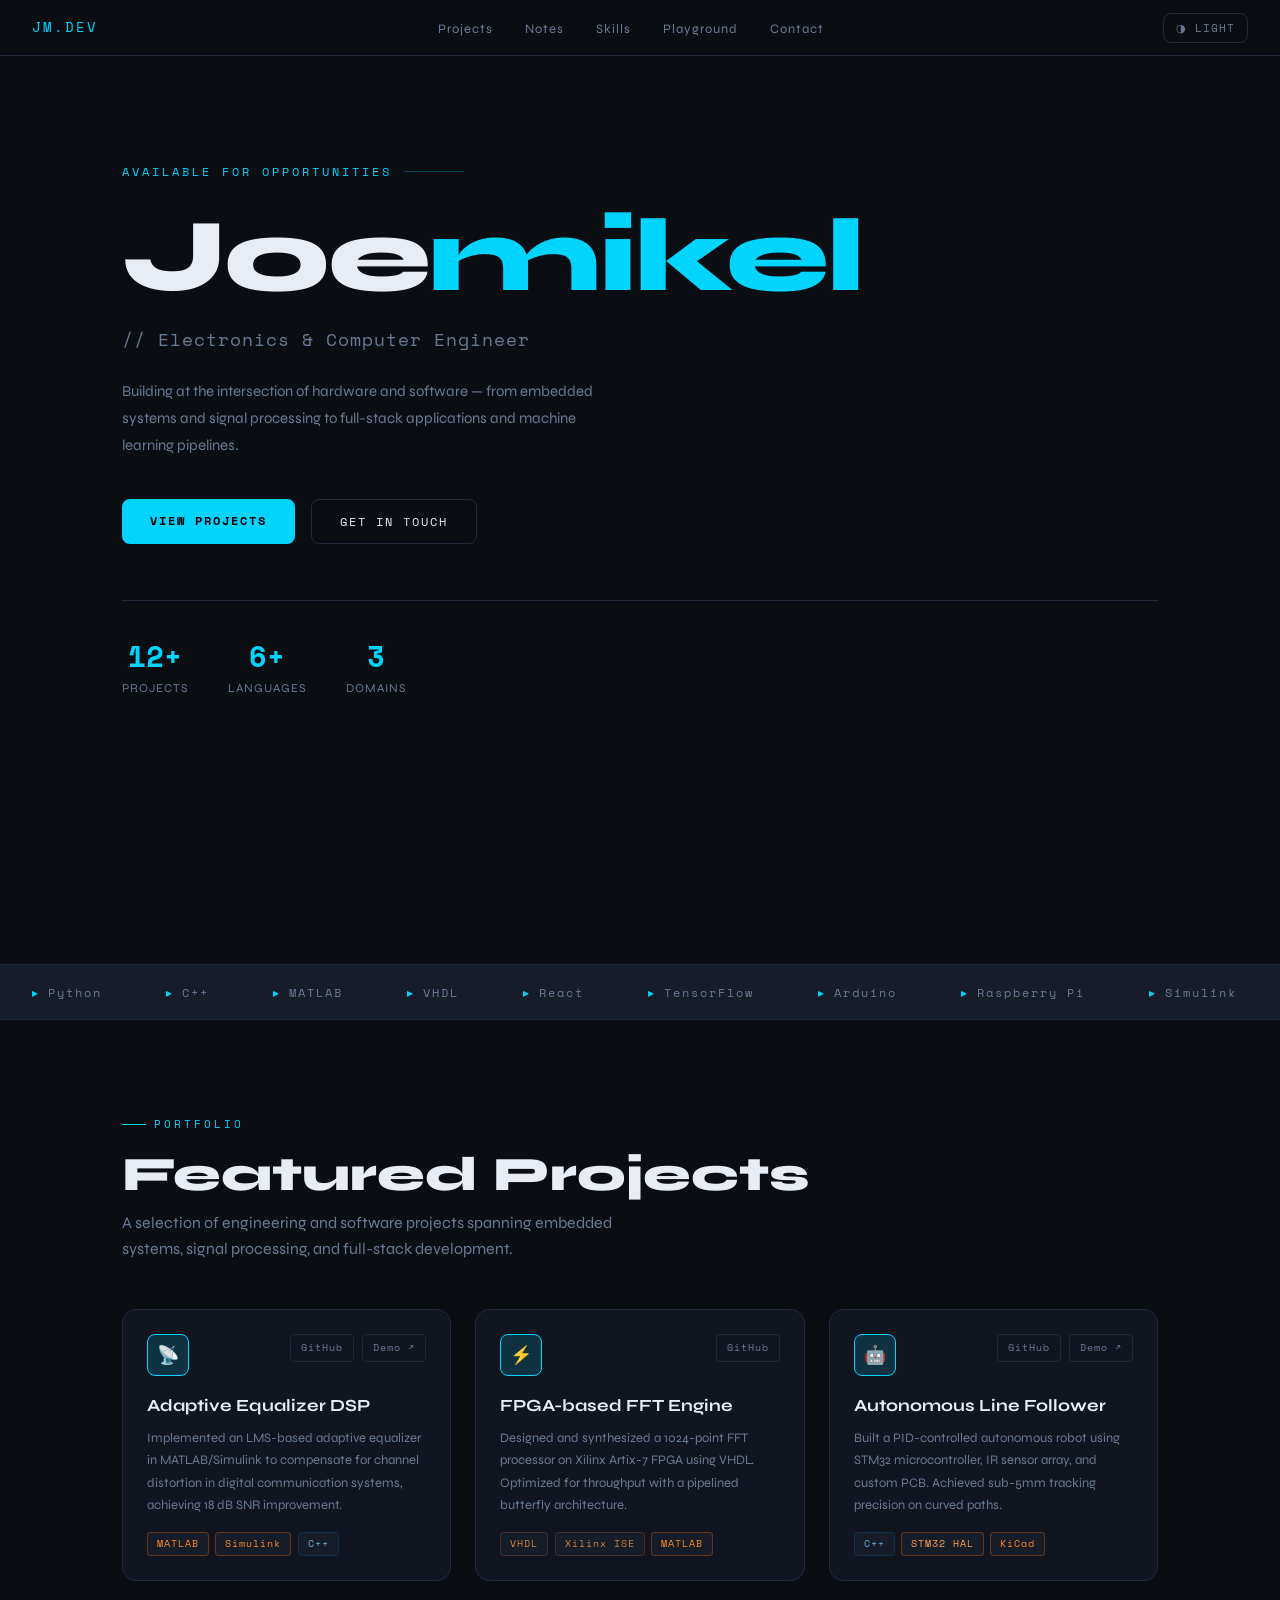
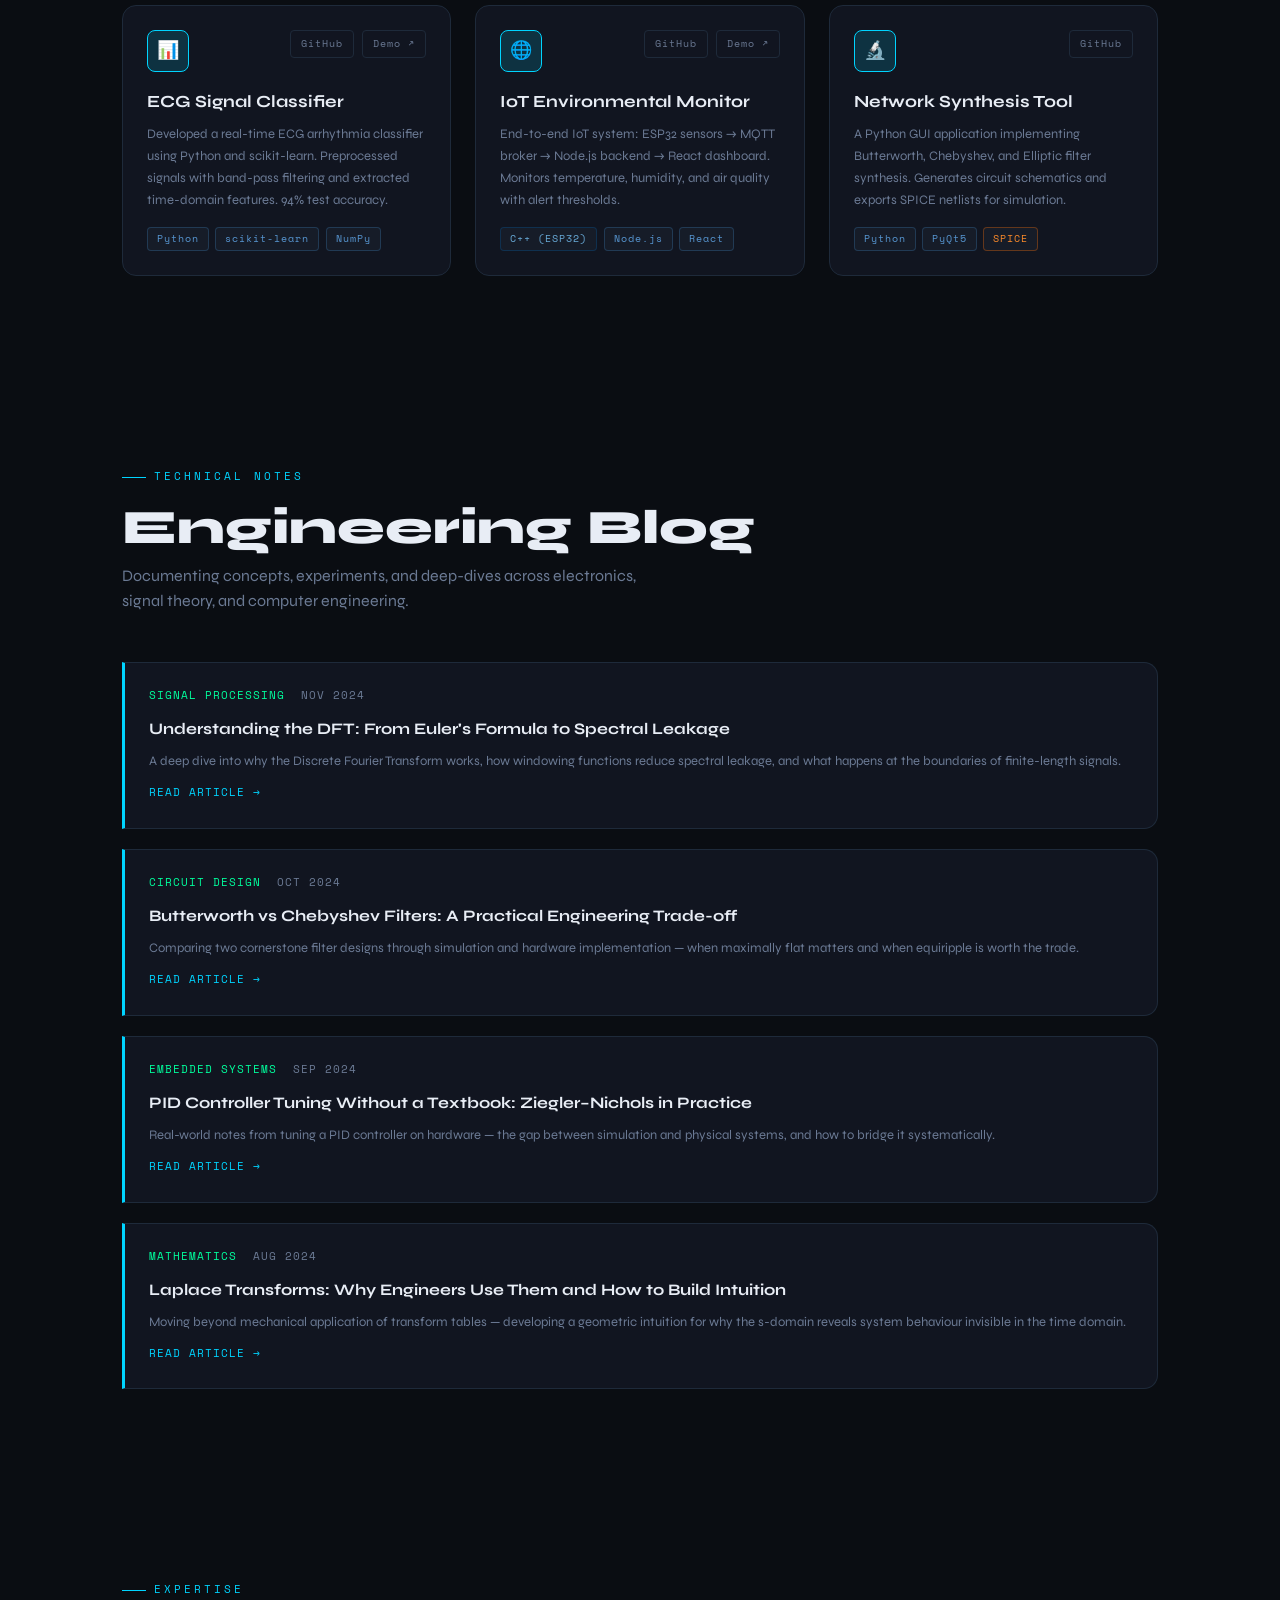
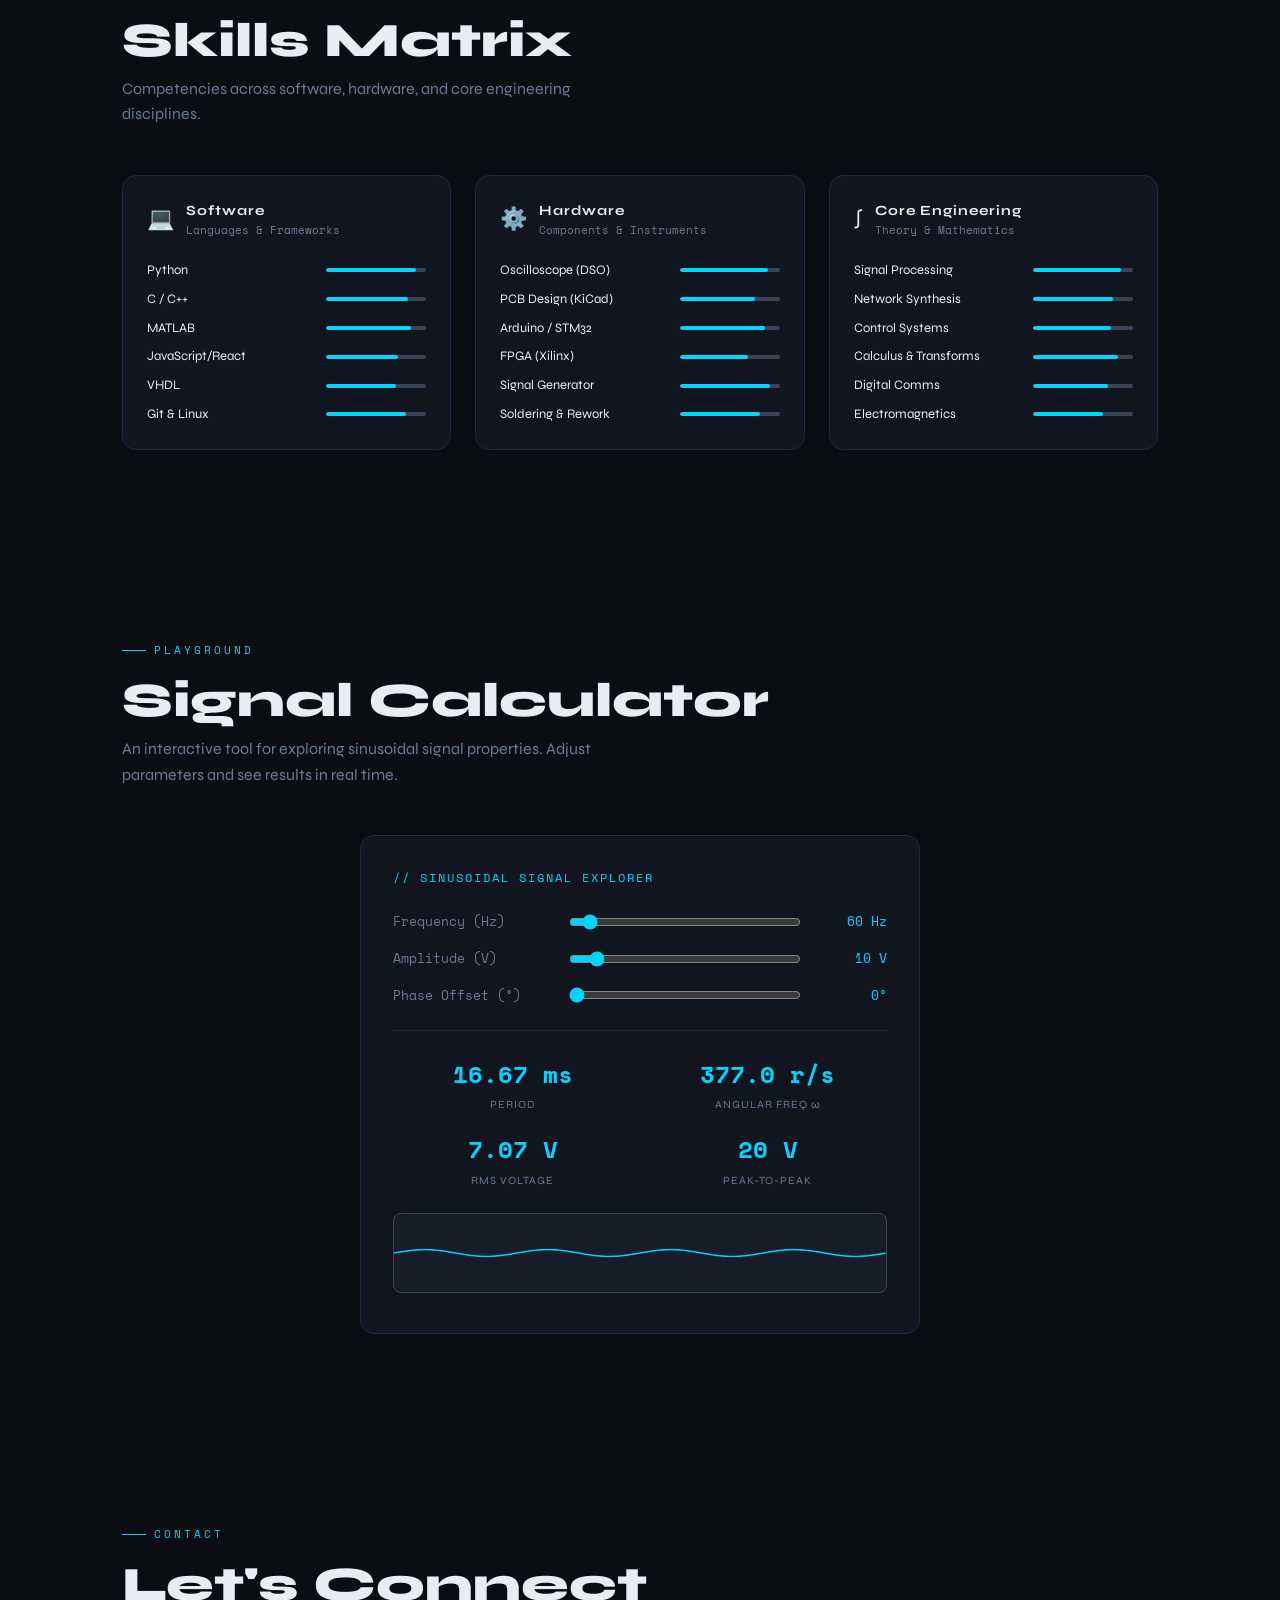
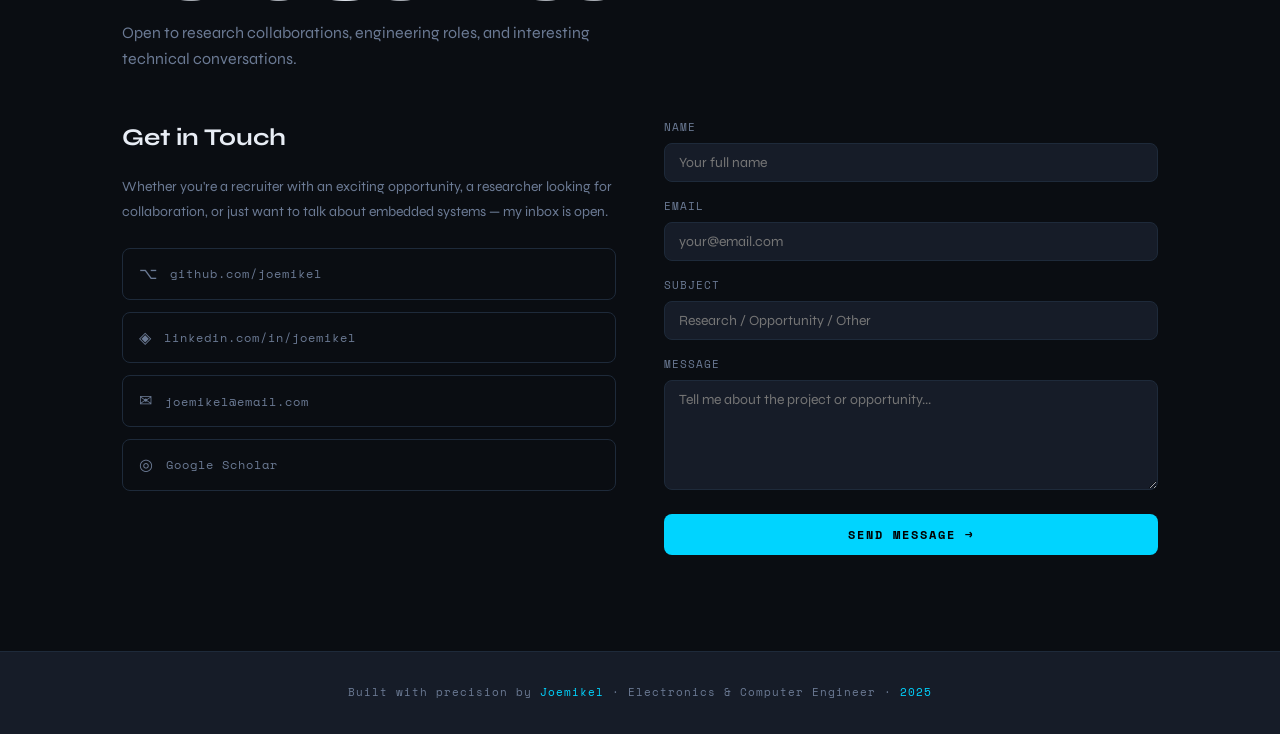
<file: index.html>
<!DOCTYPE html>
<html lang="en">

<head>
  <meta charset="UTF-8" />
  <meta name="viewport" content="width=device-width, initial-scale=1.0" />
  <meta name="description"
    content="Joemikel — Electronics & Computer Engineer. Portfolio of projects in signal processing, embedded systems, and full-stack development." />
  <title>Joemikel — Engineer & Developer</title>

  <!-- =============================================
       FONTS — loaded from Google Fonts
       Space Mono  → used for code labels, tags, nav logo
       Syne        → used for headings and body text
  ================================================ -->
  <link rel="preconnect" href="https://fonts.googleapis.com" />
  <link
    href="https://fonts.googleapis.com/css2?family=Space+Mono:ital,wght@0,400;0,700;1,400&family=Syne:wght@400;600;700;800&display=swap"
    rel="stylesheet" />
  <link rel="stylesheet" href="index.css">
  <script src="index.js" defer></script>
</head>
<body>

  <!-- =============================================
       NAVIGATION
       Edit: logo text, nav link labels
  ================================================ -->
  <nav>
    <div class="nav-logo">JM.DEV</div>
    <ul class="nav-links">
      <li><a href="#projects">Projects</a></li>
      <li><a href="#blog">Notes</a></li>
      <li><a href="#skills">Skills</a></li>
      <li><a href="#interactive">Playground</a></li>
      <li><a href="#contact">Contact</a></li>
    </ul>
    <button class="theme-btn" onclick="toggleTheme()" id="themeBtn">◑ LIGHT</button>
  </nav>


  <!-- =============================================
       HERO SECTION
       Edit: eyebrow text, name, title, description,
             and the three stat numbers/labels
  ================================================ -->
  <section id="hero">
    <div class="hero-eyebrow">AVAILABLE FOR OPPORTUNITIES</div>
    <h1 class="hero-name">Joe<span>mikel</span></h1>
    <p class="hero-title">// Electronics &amp; Computer Engineer</p>
    <p class="hero-desc">
      Building at the intersection of hardware and software — from embedded systems
      and signal processing to full-stack applications and machine learning pipelines.
    </p>
    <div class="hero-cta">
      <a href="#projects" class="btn-primary">VIEW PROJECTS</a>
      <a href="#contact" class="btn-outline">GET IN TOUCH</a>
    </div>
    <div class="hero-stats">
      <div class="stat-item">
        <div class="stat-num">12+</div>
        <div class="stat-label">PROJECTS</div>
      </div>
      <div class="stat-item">
        <div class="stat-num">6+</div>
        <div class="stat-label">LANGUAGES</div>
      </div>
      <div class="stat-item">
        <div class="stat-num">3</div>
        <div class="stat-label">DOMAINS</div>
      </div>
    </div>
  </section>


  <!-- TECH STACK MARQUEE (content generated by JS) -->
  <div class="marquee-wrap">
    <div class="marquee-inner" id="marqueeInner"></div>
  </div>


  <!-- =============================================
       PROJECTS SECTION
       Edit: projects array in the <script> below
  ================================================ -->
  <section id="projects">
    <div class="reveal">
      <p class="section-tag">PORTFOLIO</p>
      <h2 class="section-title">Featured Projects</h2>
      <p class="section-sub">
        A selection of engineering and software projects spanning embedded systems,
        signal processing, and full-stack development.
      </p>
    </div>
    <div class="grid-3 reveal" id="projectGrid"></div>
  </section>


  <!-- =============================================
       BLOG / TECHNICAL NOTES SECTION
       Edit: posts array in the <script> below
  ================================================ -->
  <section id="blog">
    <div class="reveal">
      <p class="section-tag">TECHNICAL NOTES</p>
      <h2 class="section-title">Engineering Blog</h2>
      <p class="section-sub">
        Documenting concepts, experiments, and deep-dives across electronics,
        signal theory, and computer engineering.
      </p>
    </div>
    <div style="display:flex; flex-direction:column; gap:1.25rem" id="blogGrid" class="reveal"></div>
  </section>


  <!-- =============================================
       SKILLS MATRIX SECTION
       Edit: skillCats array in the <script> below
  ================================================ -->
  <section id="skills">
    <div class="reveal">
      <p class="section-tag">EXPERTISE</p>
      <h2 class="section-title">Skills Matrix</h2>
      <p class="section-sub">
        Competencies across software, hardware, and core engineering disciplines.
      </p>
    </div>
    <div class="skills-grid reveal" id="skillsGrid"></div>
  </section>


  <!-- =============================================
       INTERACTIVE SIGNAL CALCULATOR
       The sliders drive JS calculations in real time.
       Waveform is drawn on a <canvas> element.
  ================================================ -->
  <section id="interactive">
    <div class="reveal">
      <p class="section-tag">PLAYGROUND</p>
      <h2 class="section-title">Signal Calculator</h2>
      <p class="section-sub">
        An interactive tool for exploring sinusoidal signal properties.
        Adjust parameters and see results in real time.
      </p>
    </div>
    <div class="widget-wrap reveal">
      <div class="widget-title">// SINUSOIDAL SIGNAL EXPLORER</div>

      <div class="widget-row">
        <span class="widget-label">Frequency (Hz)</span>
        <input type="range" class="widget-slider" min="1" max="1000" value="60" id="freq" oninput="updateSignal()" />
        <span class="widget-val" id="freqVal">60 Hz</span>
      </div>

      <div class="widget-row">
        <span class="widget-label">Amplitude (V)</span>
        <input type="range" class="widget-slider" min="1" max="100" value="10" id="amp" oninput="updateSignal()" />
        <span class="widget-val" id="ampVal">10 V</span>
      </div>

      <div class="widget-row">
        <span class="widget-label">Phase Offset (°)</span>
        <input type="range" class="widget-slider" min="0" max="360" value="0" id="phase" oninput="updateSignal()" />
        <span class="widget-val" id="phaseVal">0°</span>
      </div>

      <div class="widget-output">
        <div class="out-item">
          <div class="out-num" id="outPeriod">16.67 ms</div>
          <div class="out-label">PERIOD</div>
        </div>
        <div class="out-item">
          <div class="out-num" id="outOmega">377 r/s</div>
          <div class="out-label">ANGULAR FREQ ω</div>
        </div>
        <div class="out-item">
          <div class="out-num" id="outRMS">7.07 V</div>
          <div class="out-label">RMS VOLTAGE</div>
        </div>
        <div class="out-item">
          <div class="out-num" id="outPkPk">20 V</div>
          <div class="out-label">PEAK-TO-PEAK</div>
        </div>
      </div>

      <canvas class="wave-canvas" id="waveCanvas" height="80"></canvas>
    </div>
  </section>


  <!-- =============================================
       CONTACT SECTION
       Edit: social link hrefs, email address, intro text
  ================================================ -->
  <section id="contact">
    <div class="reveal">
      <p class="section-tag">CONTACT</p>
      <h2 class="section-title">Let's Connect</h2>
      <p class="section-sub">
        Open to research collaborations, engineering roles,
        and interesting technical conversations.
      </p>
    </div>

    <div class="contact-wrap reveal">

      <!-- LEFT COLUMN: info + social links -->
      <div class="contact-info">
        <h3>Get in Touch</h3>
        <p>
          Whether you're a recruiter with an exciting opportunity, a researcher
          looking for collaboration, or just want to talk about embedded systems
          — my inbox is open.
        </p>
        <div class="social-links">
          <!-- Edit the href values with your real URLs -->
          <a href="https://github.com/YOUR_USERNAME" class="social-link" target="_blank">
            <span class="social-icon">⌥</span> github.com/joemikel
          </a>
          <a href="https://linkedin.com/in/YOUR_PROFILE" class="social-link" target="_blank">
            <span class="social-icon">◈</span> linkedin.com/in/joemikel
          </a>
          <a href="mailto:your@email.com" class="social-link">
            <span class="social-icon">✉</span> joemikel@email.com
          </a>
          <a href="https://scholar.google.com" class="social-link" target="_blank">
            <span class="social-icon">◎</span> Google Scholar
          </a>
        </div>
      </div>

      <!-- RIGHT COLUMN: contact form -->
      <div>
        <div class="form-group">
          <label>NAME</label>
          <input type="text" placeholder="Your full name" id="cName" />
        </div>
        <div class="form-group">
          <label>EMAIL</label>
          <input type="email" placeholder="your@email.com" id="cEmail" />
        </div>
        <div class="form-group">
          <label>SUBJECT</label>
          <input type="text" placeholder="Research / Opportunity / Other" id="cSubject" />
        </div>
        <div class="form-group">
          <label>MESSAGE</label>
          <textarea placeholder="Tell me about the project or opportunity..." id="cMsg"></textarea>
        </div>
        <button class="btn-primary" onclick="submitForm()" style="width:100%; justify-content:center">
          SEND MESSAGE →
        </button>
        <p class="form-success" id="formSuccess">
          ✓ Message sent! I'll be in touch within 48 hours.
        </p>
      </div>

    </div>
  </section>


  <!-- FOOTER -->
  <footer>
    <p>
      Built with precision by <span>Joemikel</span> ·
      Electronics &amp; Computer Engineer ·
      <span>2025</span>
    </p>
  </footer>

</body>

</html>
</file>
<file: index.css>
/* ============================================
       RESET & BASE
    ============================================ */
    * {
        margin: 0;
        padding: 0;
        box-sizing: border-box;
    }

    /* ============================================
       CSS VARIABLES — DARK THEME (default)
       To change the accent color, edit --accent.
       To change the background, edit --bg.
    ============================================ */
    :root {
        --bg: #0a0d12;
        --bg2: #111520;
        --bg3: #161c28;
        --card-border: #1e2a3a;
        --text: #e8edf5;
        --muted: #6b7a94;
        --dim: #3a4458;
        --accent: #00d4ff;
        /* ← CHANGE THIS to your preferred accent color */
        --accent2: #0099cc;
        --accent-glow: rgba(0, 212, 255, 0.15);
        --green: #00ff9d;
        --amber: #ffb347;
        --mono: 'Space Mono', monospace;
        --sans: 'Syne', sans-serif;
        --radius: 8px;
        --radius-lg: 14px;
    }

    /* ============================================
       LIGHT THEME — toggled by adding .light to <body>
    ============================================ */
    .light {
        --bg: #f0f4f8;
        --bg2: #e4ecf4;
        --bg3: #d8e4f0;
        --card-border: #c5d5e8;
        --text: #0d1b2a;
        --muted: #4a6080;
        --dim: #9ab0c8;
        --accent: #0077aa;
        --accent2: #005580;
        --accent-glow: rgba(0, 119, 170, 0.1);
        --green: #007a47;
        --amber: #b36b00;
    }

    html {
        scroll-behavior: smooth;
    }

    body {
        background: var(--bg);
        color: var(--text);
        font-family: var(--sans);
        font-size: 16px;
        line-height: 1.6;
        transition: background .3s, color .3s;
        overflow-x: hidden;
    }

    a {
        color: var(--accent);
        text-decoration: none;
    }

    a:hover {
        text-decoration: underline;
    }

    /* ============================================
       NAVIGATION
    ============================================ */
    nav {
        position: fixed;
        top: 0;
        left: 0;
        right: 0;
        z-index: 100;
        background: var(--bg);
        border-bottom: 1px solid var(--card-border);
        backdrop-filter: blur(10px);
        display: flex;
        align-items: center;
        justify-content: space-between;
        padding: 0 2rem;
        height: 56px;
    }

    .nav-logo {
        font-family: var(--mono);
        font-size: 14px;
        color: var(--accent);
        letter-spacing: 2px;
    }

    .nav-links {
        display: flex;
        gap: 2rem;
        list-style: none;
    }

    .nav-links a {
        font-size: 13px;
        letter-spacing: 1px;
        color: var(--muted);
        transition: color .2s;
    }

    .nav-links a:hover {
        color: var(--text);
        text-decoration: none;
    }

    .theme-btn {
        background: none;
        border: 1px solid var(--card-border);
        color: var(--muted);
        padding: 6px 12px;
        border-radius: var(--radius);
        cursor: pointer;
        font-family: var(--mono);
        font-size: 11px;
        letter-spacing: 1px;
        transition: all .2s;
    }

    .theme-btn:hover {
        border-color: var(--accent);
        color: var(--accent);
    }

    /* ============================================
       SHARED SECTION LAYOUT
    ============================================ */
    section {
        padding: 6rem 2rem;
        max-width: 1100px;
        margin: 0 auto;
    }

    .section-tag {
        font-family: var(--mono);
        font-size: 11px;
        color: var(--accent);
        letter-spacing: 3px;
        text-transform: uppercase;
        margin-bottom: 1rem;
        display: flex;
        align-items: center;
        gap: .5rem;
    }

    .section-tag::before {
        content: '';
        display: inline-block;
        width: 24px;
        height: 1px;
        background: var(--accent);
    }

    h2.section-title {
        font-size: clamp(2rem, 5vw, 3rem);
        font-weight: 800;
        margin-bottom: .5rem;
        line-height: 1.1;
    }

    .section-sub {
        color: var(--muted);
        margin-bottom: 3rem;
        max-width: 520px;
    }

    /* ============================================
       HERO SECTION
       Edit: hero-name, hero-title, hero-desc
    ============================================ */
    #hero {
        min-height: 100vh;
        display: flex;
        flex-direction: column;
        justify-content: center;
        padding-top: 56px;
        max-width: 1100px;
        margin: 0 auto;
    }

    .hero-eyebrow {
        font-family: var(--mono);
        font-size: 12px;
        color: var(--accent);
        letter-spacing: 3px;
        margin-bottom: 1.5rem;
        display: flex;
        align-items: center;
        gap: .75rem;
    }

    .hero-eyebrow::after {
        content: '';
        flex: 1;
        height: 1px;
        background: var(--accent);
        opacity: .3;
        max-width: 60px;
    }

    h1.hero-name {
        font-size: clamp(3rem, 9vw, 6.5rem);
        font-weight: 800;
        line-height: 1;
        margin-bottom: 1rem;
        letter-spacing: -2px;
    }

    h1.hero-name span {
        color: var(--accent);
    }

    .hero-title {
        font-family: var(--mono);
        font-size: clamp(14px, 2vw, 18px);
        color: var(--muted);
        margin-bottom: 1.5rem;
        letter-spacing: 1px;
    }

    .hero-desc {
        max-width: 500px;
        color: var(--muted);
        line-height: 1.8;
        margin-bottom: 2.5rem;
        font-size: 15px;
    }

    .hero-cta {
        display: flex;
        gap: 1rem;
        flex-wrap: wrap;
    }

    /* Buttons */
    .btn-primary {
        background: var(--accent);
        color: #000;
        padding: 12px 28px;
        border-radius: var(--radius);
        font-family: var(--mono);
        font-size: 12px;
        letter-spacing: 2px;
        font-weight: 700;
        border: none;
        cursor: pointer;
        transition: all .2s;
        display: inline-block;
    }

    .btn-primary:hover {
        background: var(--accent2);
        transform: translateY(-1px);
        text-decoration: none;
        color: #000;
    }

    .btn-outline {
        background: transparent;
        color: var(--text);
        padding: 12px 28px;
        border-radius: var(--radius);
        font-family: var(--mono);
        font-size: 12px;
        letter-spacing: 2px;
        border: 1px solid var(--card-border);
        cursor: pointer;
        transition: all .2s;
        display: inline-block;
    }

    .btn-outline:hover {
        border-color: var(--accent);
        color: var(--accent);
        transform: translateY(-1px);
        text-decoration: none;
    }

    /* Stats bar */
    .hero-stats {
        display: flex;
        gap: 2.5rem;
        margin-top: 3.5rem;
        padding-top: 2rem;
        border-top: 1px solid var(--card-border);
    }

    .stat-item {
        text-align: center;
    }

    .stat-num {
        font-size: 1.8rem;
        font-weight: 800;
        color: var(--accent);
        font-family: var(--mono);
    }

    .stat-label {
        font-size: 12px;
        color: var(--muted);
        letter-spacing: 1px;
    }

    /* ============================================
       TECH STACK MARQUEE
       Edit: techStack array in the JS section below
    ============================================ */
    .marquee-wrap {
        background: var(--bg3);
        border-top: 1px solid var(--card-border);
        border-bottom: 1px solid var(--card-border);
        padding: 14px 0;
        overflow: hidden;
        white-space: nowrap;
        margin-top: 4rem;
    }

    .marquee-inner {
        display: inline-block;
        animation: marquee 22s linear infinite;
    }

    .marquee-item {
        display: inline-block;
        font-family: var(--mono);
        font-size: 12px;
        color: var(--muted);
        letter-spacing: 2px;
        margin: 0 2rem;
    }

    .marquee-item span {
        color: var(--accent);
        margin-right: .5rem;
    }

    @keyframes marquee {
        from {
            transform: translateX(0);
        }

        to {
            transform: translateX(-50%);
        }
    }

    /* ============================================
       PROJECT CARDS
       Edit: projects array in the JS section below
    ============================================ */
    .grid-3 {
        display: grid;
        grid-template-columns: repeat(auto-fill, minmax(300px, 1fr));
        gap: 1.5rem;
    }

    .card {
        background: var(--bg2);
        border: 1px solid var(--card-border);
        border-radius: var(--radius-lg);
        padding: 1.5rem;
        transition: border-color .2s, transform .2s;
    }

    .card:hover {
        border-color: var(--accent);
        transform: translateY(-2px);
    }

    .card-header {
        display: flex;
        justify-content: space-between;
        align-items: flex-start;
        margin-bottom: 1rem;
    }

    .card-icon {
        width: 42px;
        height: 42px;
        background: var(--accent-glow);
        border: 1px solid var(--accent);
        border-radius: var(--radius);
        display: flex;
        align-items: center;
        justify-content: center;
        font-size: 18px;
    }

    .card-links {
        display: flex;
        gap: .5rem;
    }

    .link-btn {
        font-family: var(--mono);
        font-size: 10px;
        letter-spacing: 1px;
        padding: 5px 10px;
        border: 1px solid var(--card-border);
        border-radius: 4px;
        color: var(--muted);
        transition: all .2s;
    }

    .link-btn:hover {
        border-color: var(--accent);
        color: var(--accent);
        text-decoration: none;
    }

    .card h3 {
        font-size: 17px;
        font-weight: 700;
        margin-bottom: .5rem;
    }

    .card p {
        font-size: 13px;
        color: var(--muted);
        margin-bottom: 1rem;
        line-height: 1.7;
    }

    /* Language Tags */
    .tags {
        display: flex;
        flex-wrap: wrap;
        gap: .4rem;
    }

    .tag {
        font-family: var(--mono);
        font-size: 10px;
        letter-spacing: 1px;
        padding: 3px 9px;
        border-radius: 4px;
        background: var(--bg3);
        border: 1px solid var(--dim);
        color: var(--muted);
    }

    /* Color-coded language tags — add more as needed */
    .tag.py {
        border-color: #3776ab55;
        color: #5898d4;
    }

    /* Python — blue  */
    .tag.cpp {
        border-color: #00599c55;
        color: #6aaddb;
    }

    /* C++    — cyan  */
    .tag.mat {
        border-color: #ff6c0055;
        color: #ff8c2a;
    }

    /* MATLAB — orange */
    .tag.vhd {
        border-color: #a0522d55;
        color: #cd853f;
    }

    /* VHDL   — brown */
    .tag.c {
        border-color: #ff6c0055;
        color: #ff9f50;
    }

    /* C      — amber */
    .tag.js {
        border-color: #f7df1e55;
        color: #c9b400;
    }

    /* JS     — yellow */

    /* ============================================
       BLOG / TECHNICAL NOTES
       Edit: posts array in the JS section below
    ============================================ */
    .blog-card {
        border-left: 3px solid var(--accent);
        background: var(--bg2);
        border-radius: 0 var(--radius-lg) var(--radius-lg) 0;
        border-top: 1px solid var(--card-border);
        border-right: 1px solid var(--card-border);
        border-bottom: 1px solid var(--card-border);
        padding: 1.5rem;
        transition: all .2s;
    }

    .blog-card:hover {
        background: var(--bg3);
    }

    .blog-meta {
        font-family: var(--mono);
        font-size: 11px;
        color: var(--muted);
        letter-spacing: 1px;
        margin-bottom: .75rem;
        display: flex;
        gap: 1rem;
    }

    .blog-cat {
        color: var(--green);
    }

    .blog-card h3 {
        font-size: 16px;
        font-weight: 700;
        margin-bottom: .5rem;
    }

    .blog-card p {
        font-size: 13px;
        color: var(--muted);
        line-height: 1.7;
    }

    .read-more {
        font-family: var(--mono);
        font-size: 11px;
        color: var(--accent);
        letter-spacing: 1px;
        display: inline-flex;
        align-items: center;
        gap: .3rem;
        margin-top: .75rem;
        cursor: pointer;
    }

    /* ============================================
       SKILLS MATRIX
       Edit: skillCats array in the JS section below
    ============================================ */
    .skills-grid {
        display: grid;
        grid-template-columns: repeat(auto-fill, minmax(280px, 1fr));
        gap: 1.5rem;
    }

    .skill-cat {
        background: var(--bg2);
        border: 1px solid var(--card-border);
        border-radius: var(--radius-lg);
        padding: 1.5rem;
    }

    .skill-cat-header {
        display: flex;
        align-items: center;
        gap: .75rem;
        margin-bottom: 1.25rem;
    }

    .skill-cat-icon {
        font-size: 22px;
    }

    .skill-cat-title {
        font-size: 14px;
        font-weight: 700;
        letter-spacing: 1px;
    }

    .skill-cat-sub {
        font-size: 11px;
        color: var(--muted);
        font-family: var(--mono);
    }

    .skill-list {
        display: flex;
        flex-direction: column;
        gap: .5rem;
    }

    .skill-item {
        display: flex;
        align-items: center;
        justify-content: space-between;
        font-size: 13px;
    }

    .skill-bar-wrap {
        width: 100px;
        height: 4px;
        background: var(--dim);
        border-radius: 2px;
        overflow: hidden;
    }

    .skill-bar {
        height: 100%;
        border-radius: 2px;
        background: var(--accent);
        transition: width 1s ease;
    }

    /* ============================================
       SIGNAL CALCULATOR (Interactive Widget)
    ============================================ */
    .widget-wrap {
        background: var(--bg2);
        border: 1px solid var(--card-border);
        border-radius: var(--radius-lg);
        padding: 2rem;
        max-width: 560px;
        margin: 0 auto;
    }

    .widget-title {
        font-family: var(--mono);
        font-size: 12px;
        letter-spacing: 2px;
        color: var(--accent);
        margin-bottom: 1.5rem;
    }

    .widget-row {
        display: flex;
        align-items: center;
        justify-content: space-between;
        margin-bottom: 1rem;
        gap: 1rem;
    }

    .widget-label {
        font-size: 13px;
        color: var(--muted);
        font-family: var(--mono);
        min-width: 160px;
    }

    .widget-slider {
        flex: 1;
        accent-color: var(--accent);
    }

    .widget-val {
        font-family: var(--mono);
        font-size: 13px;
        color: var(--accent);
        min-width: 70px;
        text-align: right;
    }

    .widget-output {
        margin-top: 1.5rem;
        padding-top: 1.5rem;
        border-top: 1px solid var(--card-border);
        display: grid;
        grid-template-columns: 1fr 1fr;
        gap: 1rem;
    }

    .out-item {
        text-align: center;
    }

    .out-num {
        font-family: var(--mono);
        font-size: 1.5rem;
        font-weight: 700;
        color: var(--accent);
    }

    .out-label {
        font-size: 11px;
        color: var(--muted);
        letter-spacing: 1px;
        margin-top: .2rem;
    }

    .wave-canvas {
        width: 100%;
        height: 80px;
        margin-top: 1.5rem;
        border: 1px solid var(--dim);
        border-radius: var(--radius);
        background: var(--bg3);
    }

    /* ============================================
       CONTACT SECTION
       Edit: social links in the HTML below
    ============================================ */
    .contact-wrap {
        display: grid;
        grid-template-columns: 1fr 1fr;
        gap: 3rem;
        align-items: start;
    }

    .contact-info h3 {
        font-size: 1.5rem;
        font-weight: 700;
        margin-bottom: 1rem;
    }

    .contact-info p {
        color: var(--muted);
        font-size: 14px;
        line-height: 1.8;
        margin-bottom: 1.5rem;
    }

    .social-links {
        display: flex;
        flex-direction: column;
        gap: .75rem;
    }

    .social-link {
        display: flex;
        align-items: center;
        gap: .75rem;
        font-family: var(--mono);
        font-size: 12px;
        letter-spacing: 1px;
        color: var(--muted);
        padding: .75rem 1rem;
        border: 1px solid var(--card-border);
        border-radius: var(--radius);
        transition: all .2s;
    }

    .social-link:hover {
        border-color: var(--accent);
        color: var(--accent);
        text-decoration: none;
    }

    .social-icon {
        font-size: 16px;
    }

    .form-group {
        margin-bottom: 1rem;
    }

    .form-group label {
        display: block;
        font-family: var(--mono);
        font-size: 11px;
        letter-spacing: 1px;
        color: var(--muted);
        margin-bottom: .4rem;
    }

    .form-group input,
    .form-group textarea {
        width: 100%;
        background: var(--bg3);
        border: 1px solid var(--card-border);
        border-radius: var(--radius);
        padding: 10px 14px;
        color: var(--text);
        font-family: var(--sans);
        font-size: 14px;
        transition: border-color .2s;
        outline: none;
    }

    .form-group input:focus,
    .form-group textarea:focus {
        border-color: var(--accent);
    }

    .form-group textarea {
        min-height: 110px;
        resize: vertical;
    }

    .form-success {
        font-family: var(--mono);
        font-size: 12px;
        color: var(--green);
        letter-spacing: 1px;
        margin-top: .75rem;
        display: none;
    }

    /* ============================================
       FOOTER
    ============================================ */
    footer {
        background: var(--bg3);
        border-top: 1px solid var(--card-border);
        padding: 2rem;
        text-align: center;
    }

    footer p {
        font-family: var(--mono);
        font-size: 11px;
        color: var(--muted);
        letter-spacing: 1px;
    }

    footer span {
        color: var(--accent);
    }

    /* ============================================
       SCROLL REVEAL ANIMATION
    ============================================ */
    .reveal {
        opacity: 0;
        transform: translateY(24px);
        transition: opacity .6s, transform .6s;
    }

    .reveal.visible {
        opacity: 1;
        transform: none;
    }

    /* ============================================
       RESPONSIVE — MOBILE
    ============================================ */
    @media (max-width: 700px) {
        nav {
            padding: 0 1rem;
        }

        .nav-links {
            display: none;
        }

        section {
            padding: 4rem 1rem;
        }

        .contact-wrap {
            grid-template-columns: 1fr;
        }

        h1.hero-name {
            letter-spacing: -1px;
        }

        .hero-stats {
            gap: 1.5rem;
        }

        .widget-row {
            flex-direction: column;
            align-items: flex-start;
        }

        .widget-val {
            text-align: left;
        }
    }
</file>
